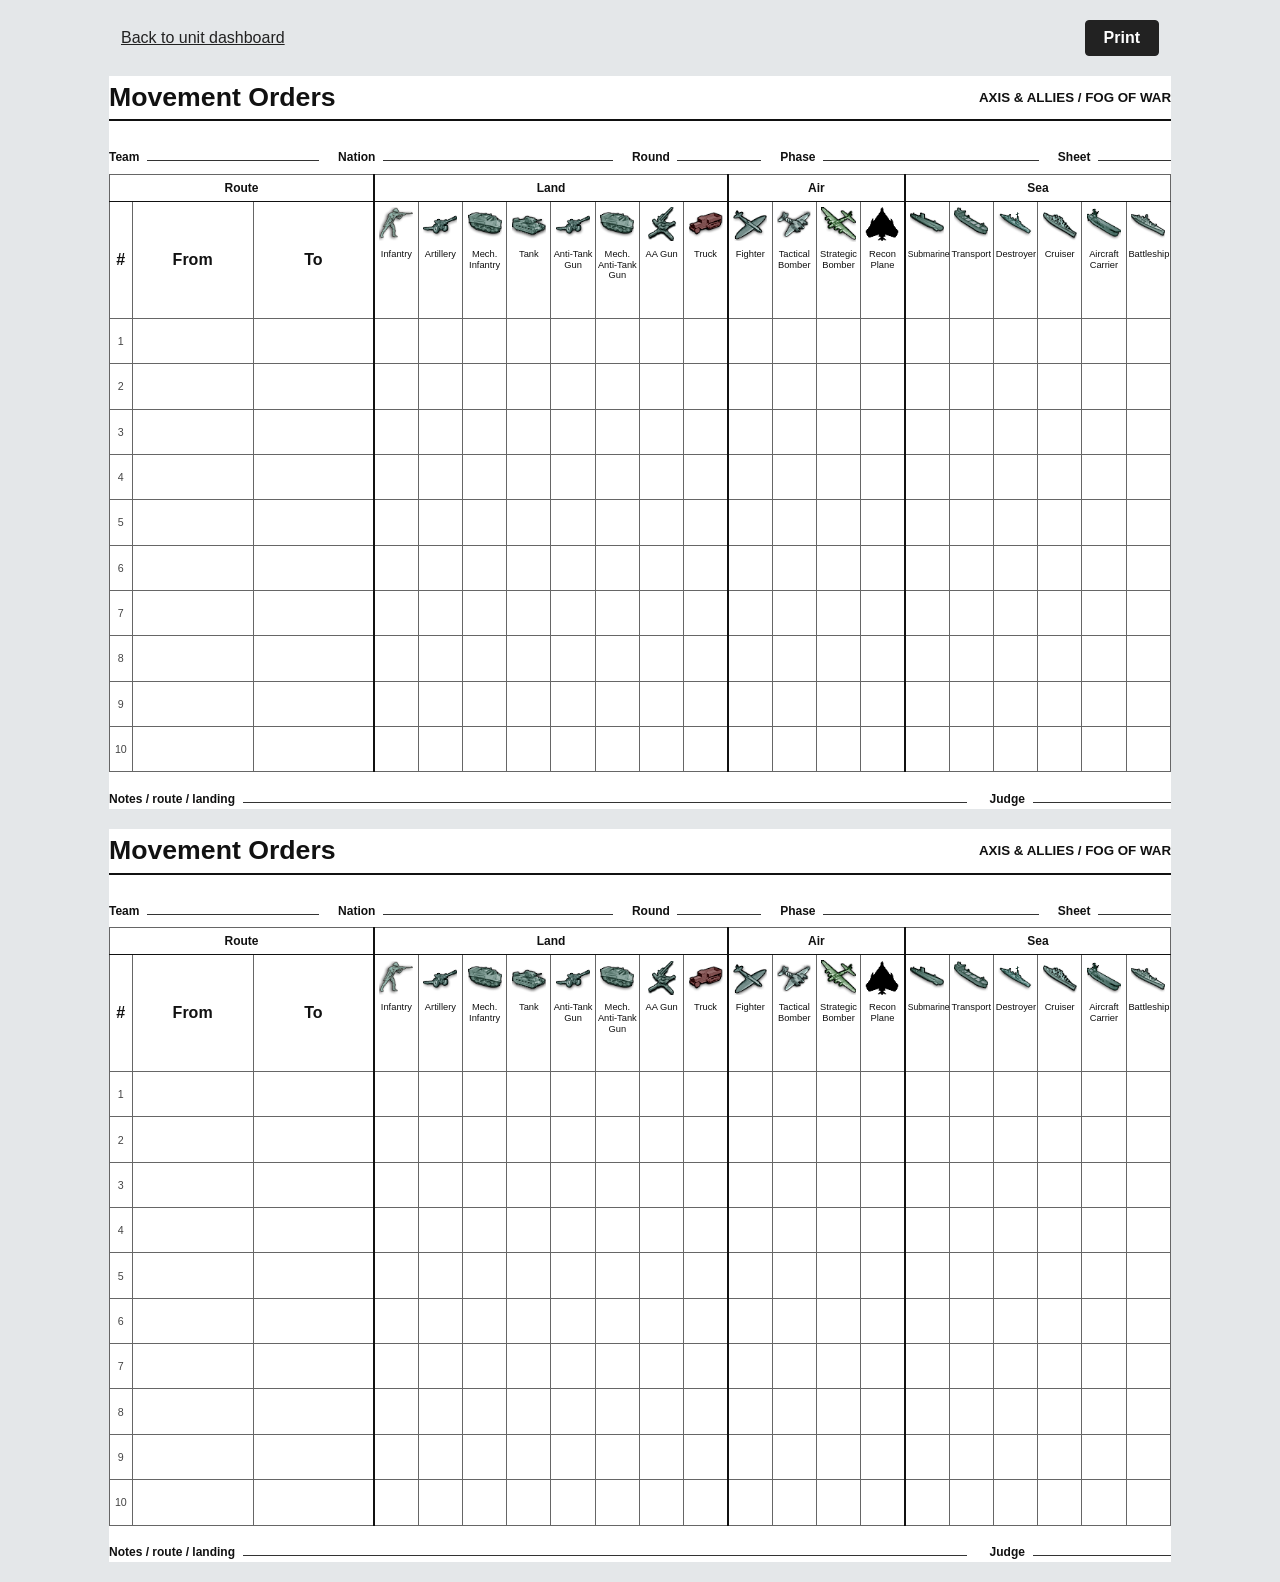
<file: docs/movement-orders.html>
<!doctype html>
<html lang="en">
<head>
  <meta charset="utf-8" />
  <meta name="viewport" content="width=device-width,initial-scale=1" />
  <title>Axis & Allies Movement Orders</title>
  <style>
    * { box-sizing: border-box; }
    body { margin: 0; color: #111; background: #e4e7e9; font-family: "Trebuchet MS", sans-serif; }
    .toolbar { display: flex; justify-content: space-between; align-items: center; gap: 16px; max-width: 281mm; margin: 20px auto; padding: 0 12px; }
    .toolbar a { color: #222; }
    .toolbar button { font: inherit; font-weight: bold; padding: 8px 18px; border: 1px solid #222; border-radius: 4px; color: #fff; background: #222; cursor: pointer; }
    .sheet-scroll { overflow-x: auto; padding: 0 12px 20px; }
    .sheet { width: 281mm; height: 194mm; margin: 0 auto; padding: 0; background: #fff; }
    .sheet + .sheet { margin-top: 20px; }
    .sheet-header { height: 12mm; display: flex; align-items: center; justify-content: space-between; border-bottom: 0.6mm solid #111; }
    h1 { margin: 0; font-size: 20pt; letter-spacing: 0; }
    .game-name { font-size: 10pt; font-weight: bold; }
    .metadata { height: 14mm; display: grid; grid-template-columns: 1.3fr 1.7fr 0.8fr 1.6fr 0.7fr; gap: 5mm; align-items: center; }
    .field { display: flex; align-items: baseline; gap: 2mm; font-size: 9pt; font-weight: bold; white-space: nowrap; }
    .blank { flex: 1; min-width: 0; height: 8mm; border-bottom: 0.3mm solid #333; }
    table { width: 100%; border-collapse: collapse; table-layout: fixed; border: 0.5mm solid #111; }
    col.order { width: 6mm; }
    col.zone { width: 32mm; }
    th, td { border: 0.25mm solid #666; padding: 0; text-align: center; }
    thead .groups { height: 7mm; font-size: 9pt; }
    .groups th { border-bottom: 0.5mm solid #111; }
    .unit-headings { height: 31mm; }
    .unit-headings th { padding: 1mm 0.5mm; vertical-align: top; font-size: 7pt; line-height: 1.15; font-weight: normal; overflow-wrap: normal; }
    .unit-headings img { display: block; width: 9mm; height: 10mm; margin: 0 auto 1.5mm; object-fit: contain; }
    .unit-headings .route-label { vertical-align: middle; font-size: 12pt; font-weight: bold; }
    tbody tr { height: 12mm; }
    tbody th { font-size: 8pt; font-weight: normal; color: #444; }
    tbody td { background: #fff; }
    .groups th:nth-child(n+2), .unit-headings th:nth-child(4), .unit-headings th:nth-child(12), .unit-headings th:nth-child(16), tbody td:nth-child(4), tbody td:nth-child(12), tbody td:nth-child(16) { border-left: 0.6mm solid #111; }
    .sheet-footer { height: 9mm; display: grid; grid-template-columns: 1fr 48mm; gap: 6mm; align-items: center; }
    @page { size: A4 landscape; margin: 8mm; }
    @media print {
      html, body { width: 281mm; margin: 0; background: #fff; }
      .toolbar { display: none; }
      .sheet-scroll { overflow: visible; padding: 0; }
      .sheet { margin: 0; break-inside: avoid; }
      .sheet + .sheet { margin: 0; break-before: page; }
      thead { display: table-header-group; }
      tr { break-inside: avoid; }
    }
  </style>
</head>
<body>
  <nav class="toolbar" aria-label="Movement sheet actions">
    <a href="units.html">Back to unit dashboard</a>
    <button type="button" onclick="window.print()">Print</button>
  </nav>
  <main class="sheet-scroll">
    <article class="sheet" aria-labelledby="sheetTitle">
      <header class="sheet-header">
        <h1 id="sheetTitle">Movement Orders</h1>
        <span class="game-name">AXIS &amp; ALLIES / FOG OF WAR</span>
      </header>
      <div class="metadata">
        <div class="field">Team<span class="blank"></span></div>
        <div class="field">Nation<span class="blank"></span></div>
        <div class="field">Round<span class="blank"></span></div>
        <div class="field">Phase<span class="blank"></span></div>
        <div class="field">Sheet<span class="blank"></span></div>
      </div>
      <table aria-label="Ten movement orders with origin, destination, and unit quantities">
        <colgroup><col class="order" /><col class="zone" /><col class="zone" /><col span="18" /></colgroup>
        <thead>
          <tr class="groups">
            <th colspan="3" scope="colgroup">Route</th>
            <th colspan="8" scope="colgroup">Land</th>
            <th colspan="4" scope="colgroup">Air</th>
            <th colspan="6" scope="colgroup">Sea</th>
          </tr>
          <tr class="unit-headings">
            <th scope="col" class="route-label">#</th>
            <th scope="col" class="route-label">From</th>
            <th scope="col" class="route-label">To</th>
            <th scope="col"><img src="images/infantry.png" alt="" />Infantry</th>
            <th scope="col"><img src="images/artillery.png" alt="" />Artillery</th>
            <th scope="col" aria-label="Mechanized Infantry"><img src="images/mechanizedInfantry.png" alt="" />Mech. Infantry</th>
            <th scope="col"><img src="images/tank.png" alt="" />Tank</th>
            <th scope="col"><img src="images/artillery.png" alt="" />Anti-Tank Gun</th>
            <th scope="col" aria-label="Mechanized Anti-Tank Gun"><img src="images/mechanizedInfantry.png" alt="" />Mech. Anti-Tank Gun</th>
            <th scope="col"><img src="images/aaGun.png" alt="" />AA Gun</th>
            <th scope="col"><img src="images/truck.png" alt="" />Truck</th>
            <th scope="col"><img src="images/fighter.png" alt="" />Fighter</th>
            <th scope="col"><img src="images/tacticalBomber.png" alt="" />Tactical Bomber</th>
            <th scope="col"><img src="images/strategicBomber.png" alt="" />Strategic Bomber</th>
            <th scope="col" aria-label="Reconnaissance Plane"><img src="images/reconnaissancePlane.png" alt="" />Recon Plane</th>
            <th scope="col"><img src="images/submarine.png" alt="" /><span style="font-size: 6.5pt">Submarine</span></th>
            <th scope="col"><img src="images/transport.png" alt="" />Transport</th>
            <th scope="col"><img src="images/destroyer.png" alt="" />Destroyer</th>
            <th scope="col"><img src="images/cruiser.png" alt="" />Cruiser</th>
            <th scope="col"><img src="images/aircraftCarrier.png" alt="" />Aircraft Carrier</th>
            <th scope="col"><img src="images/battleship.png" alt="" />Battleship</th>
          </tr>
        </thead>
        <tbody>
          <tr>
            <th scope="row">1</th><td></td><td></td>
            <td></td><td></td><td></td><td></td><td></td><td></td><td></td><td></td>
            <td></td><td></td><td></td><td></td>
            <td></td><td></td><td></td><td></td><td></td><td></td>
          </tr>
          <tr>
            <th scope="row">2</th><td></td><td></td>
            <td></td><td></td><td></td><td></td><td></td><td></td><td></td><td></td>
            <td></td><td></td><td></td><td></td>
            <td></td><td></td><td></td><td></td><td></td><td></td>
          </tr>
          <tr><th scope="row">3</th><td></td><td></td><td></td><td></td><td></td><td></td><td></td><td></td><td></td><td></td><td></td><td></td><td></td><td></td><td></td><td></td><td></td><td></td><td></td><td></td></tr>
          <tr><th scope="row">4</th><td></td><td></td><td></td><td></td><td></td><td></td><td></td><td></td><td></td><td></td><td></td><td></td><td></td><td></td><td></td><td></td><td></td><td></td><td></td><td></td></tr>
          <tr><th scope="row">5</th><td></td><td></td><td></td><td></td><td></td><td></td><td></td><td></td><td></td><td></td><td></td><td></td><td></td><td></td><td></td><td></td><td></td><td></td><td></td><td></td></tr>
          <tr><th scope="row">6</th><td></td><td></td><td></td><td></td><td></td><td></td><td></td><td></td><td></td><td></td><td></td><td></td><td></td><td></td><td></td><td></td><td></td><td></td><td></td><td></td></tr>
          <tr><th scope="row">7</th><td></td><td></td><td></td><td></td><td></td><td></td><td></td><td></td><td></td><td></td><td></td><td></td><td></td><td></td><td></td><td></td><td></td><td></td><td></td><td></td></tr>
          <tr><th scope="row">8</th><td></td><td></td><td></td><td></td><td></td><td></td><td></td><td></td><td></td><td></td><td></td><td></td><td></td><td></td><td></td><td></td><td></td><td></td><td></td><td></td></tr>
          <tr><th scope="row">9</th><td></td><td></td><td></td><td></td><td></td><td></td><td></td><td></td><td></td><td></td><td></td><td></td><td></td><td></td><td></td><td></td><td></td><td></td><td></td><td></td></tr>
          <tr><th scope="row">10</th><td></td><td></td><td></td><td></td><td></td><td></td><td></td><td></td><td></td><td></td><td></td><td></td><td></td><td></td><td></td><td></td><td></td><td></td><td></td><td></td></tr>
        </tbody>
      </table>
      <footer class="sheet-footer">
        <div class="field">Notes / route / landing<span class="blank"></span></div>
        <div class="field">Judge<span class="blank"></span></div>
      </footer>
    </article>
  </main>
  <script>
    const sheet = document.querySelector(".sheet");
    const reverseSheet = sheet.cloneNode(true);
    reverseSheet.querySelector("h1").id = "reverseSheetTitle";
    reverseSheet.setAttribute("aria-labelledby", "reverseSheetTitle");
    sheet.after(reverseSheet);
  </script>
</body>
</html>
</file>
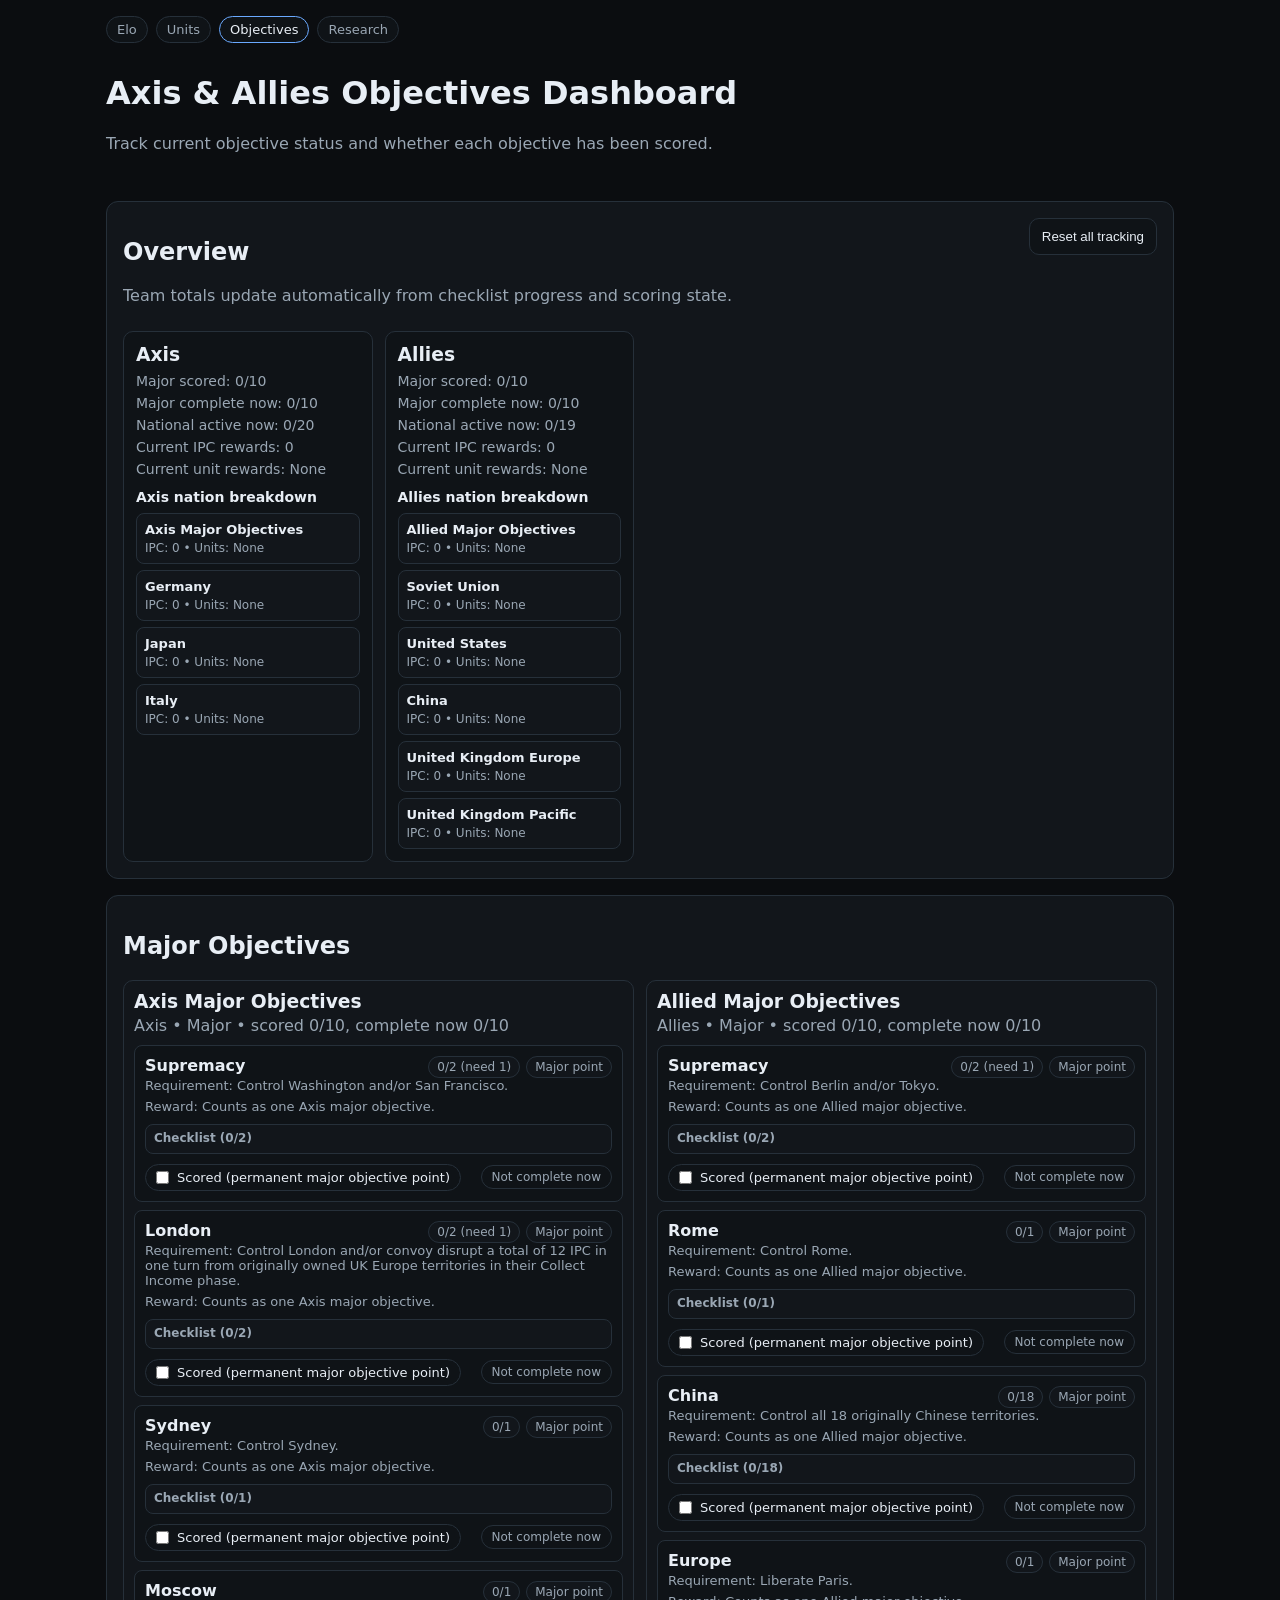
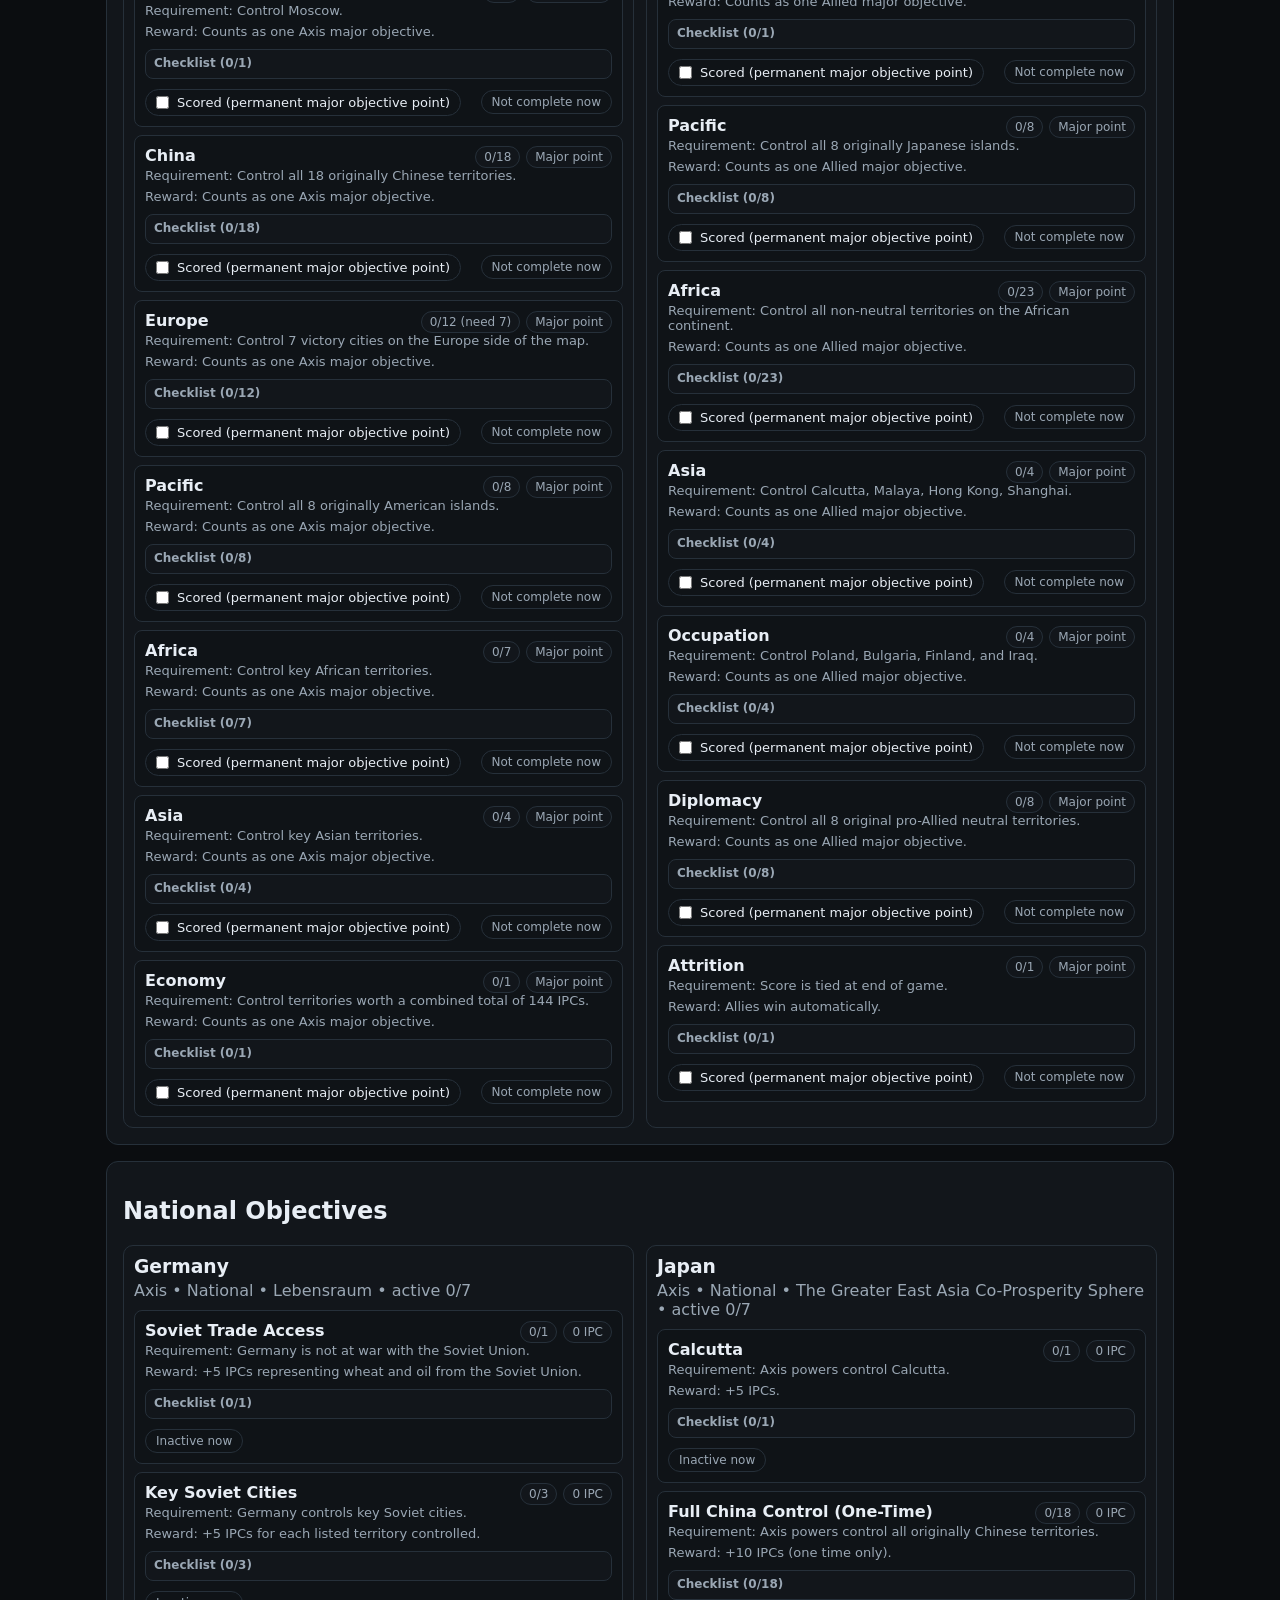
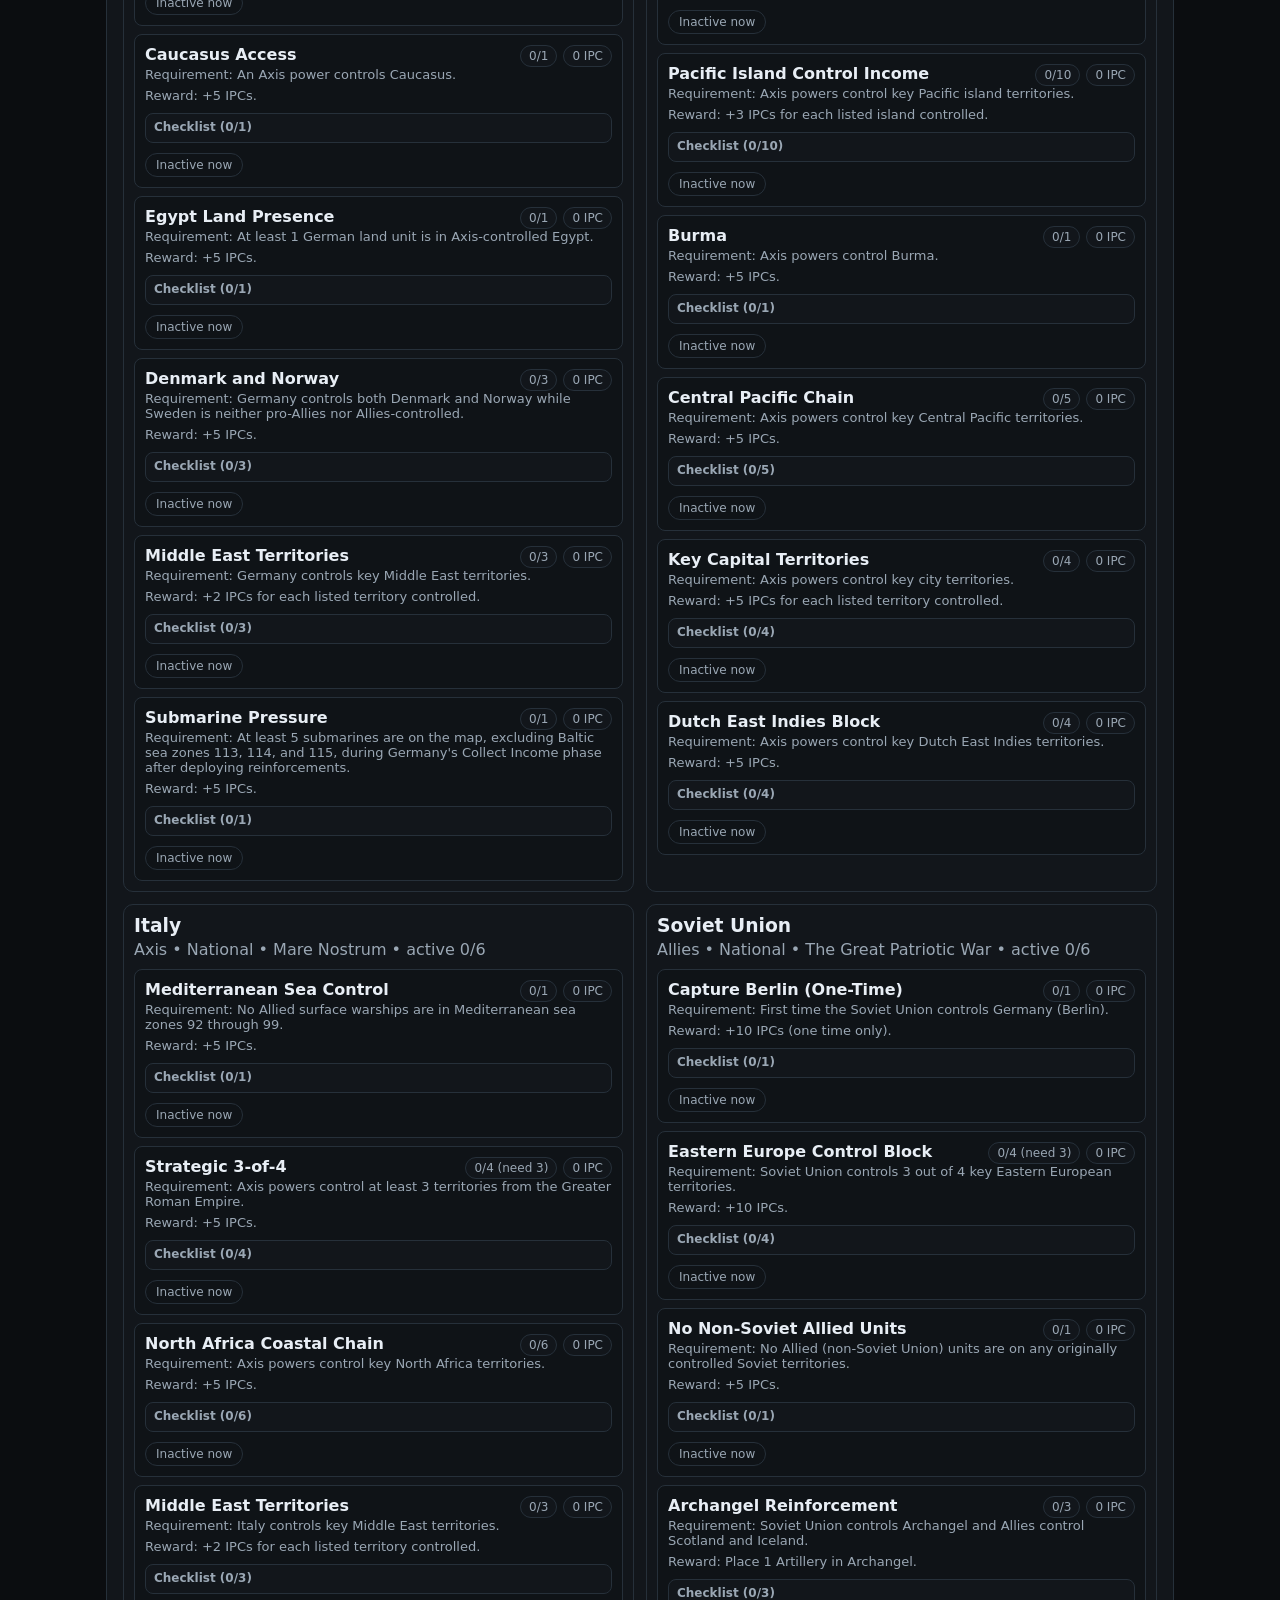
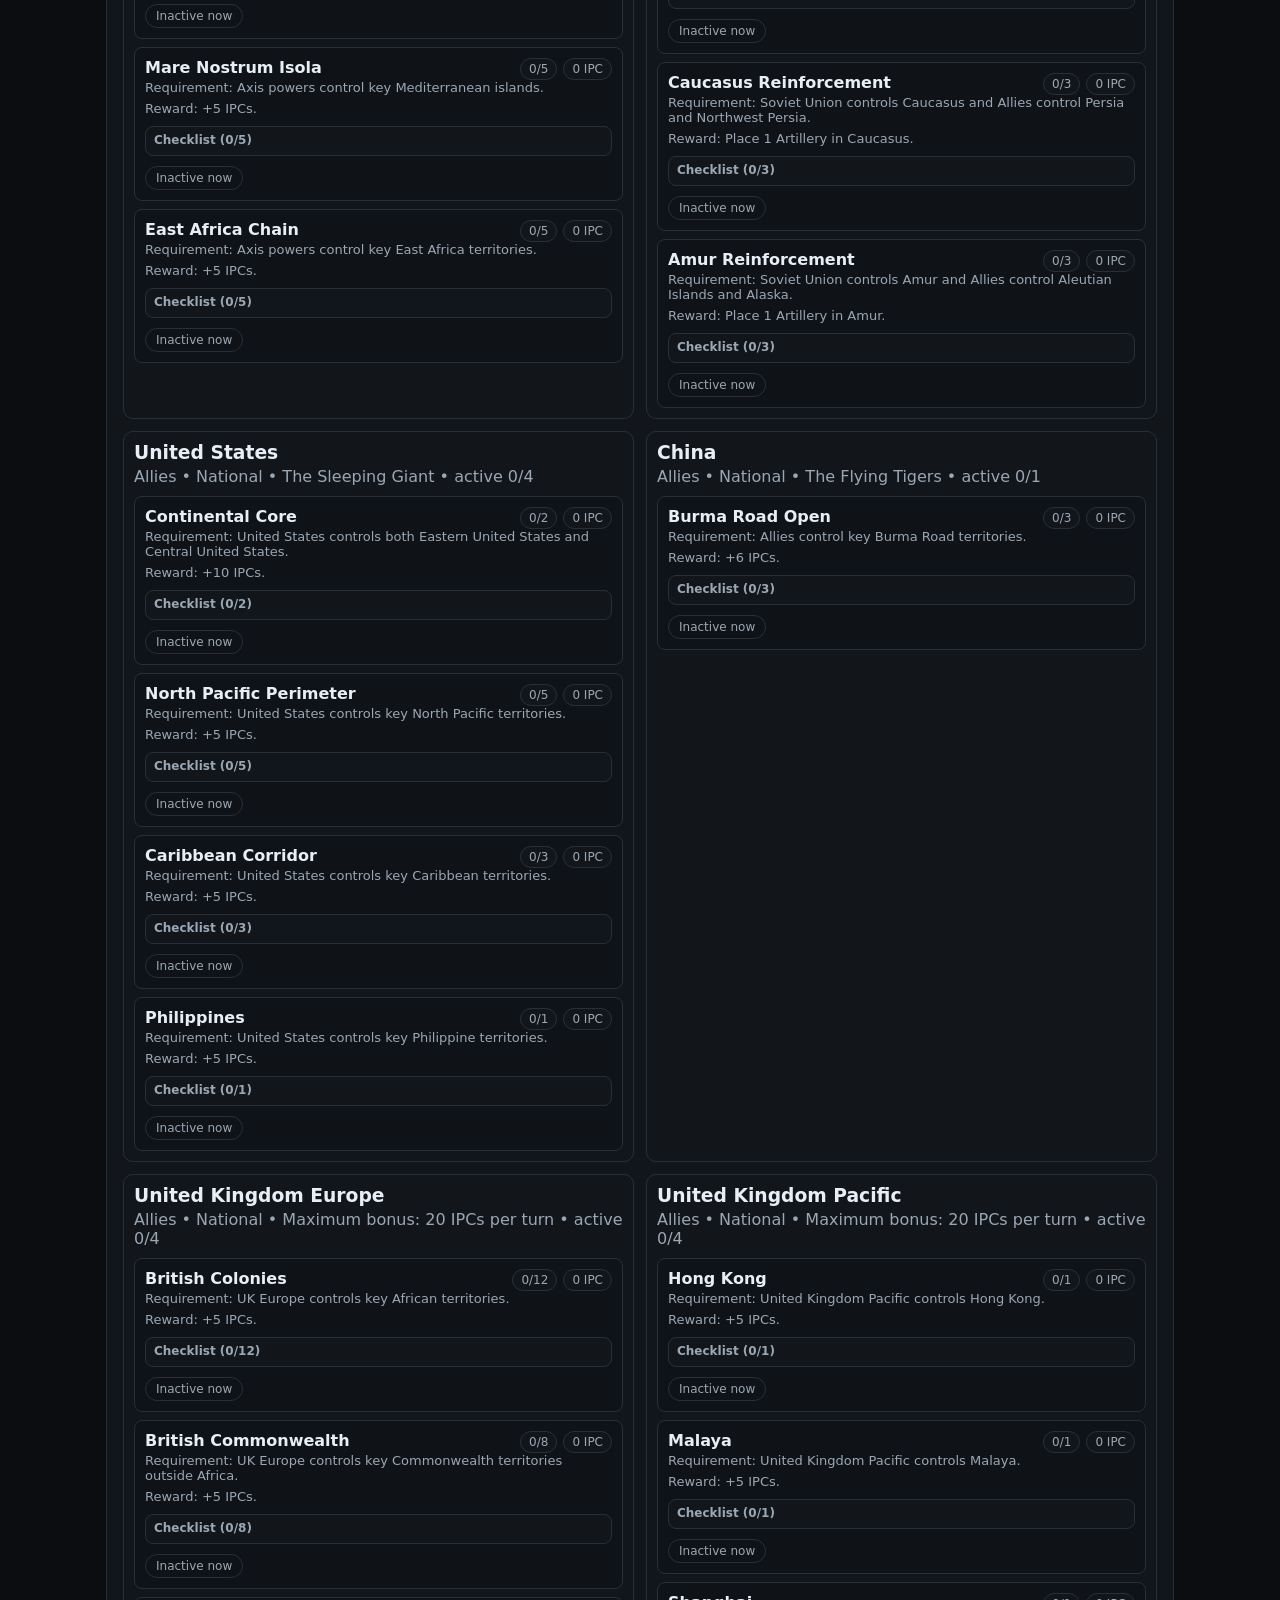
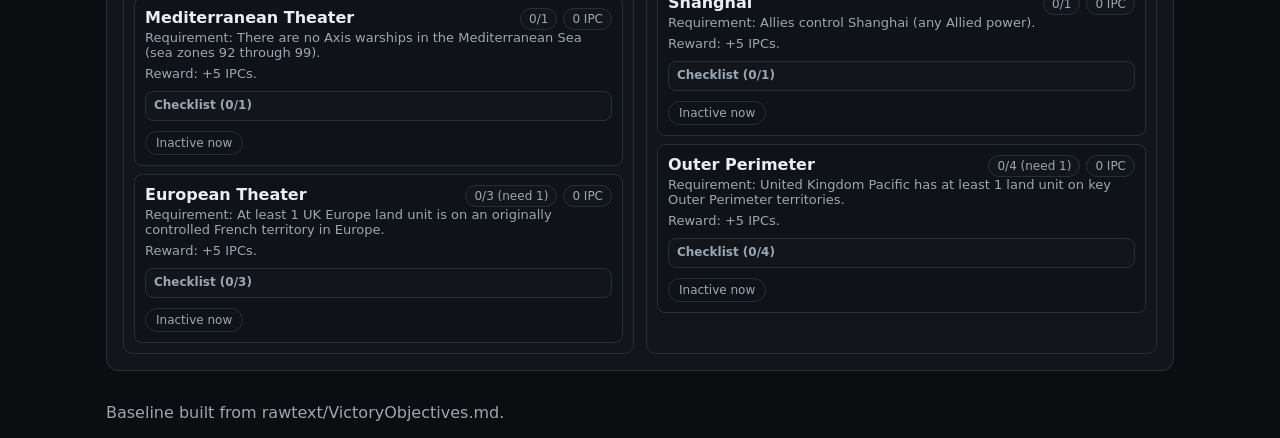
<file: docs/objectives.html>
<!doctype html>
<html lang="en">
<head>
  <meta charset="utf-8" />
  <meta name="viewport" content="width=device-width,initial-scale=1" />
  <title>Axis & Allies Objectives Dashboard</title>
  <link rel="stylesheet" href="styles.css" />
</head>
<body>
  <header class="container">
    <nav class="top-nav" aria-label="Main navigation">
      <a href="index.html">Elo</a>
      <a href="units.html">Units</a>
      <a href="objectives.html" class="active">Objectives</a>
      <a href="research.html">Research</a>
    </nav>
    <h1>Axis & Allies Objectives Dashboard</h1>
    <p class="muted">Track current objective status and whether each objective has been scored.</p>
  </header>

  <main class="container objectives-layout">
    <section class="card objectives-full">
      <div class="row objectives-toolbar">
        <div>
          <h2>Overview</h2>
          <p class="muted">Team totals update automatically from checklist progress and scoring state.</p>
        </div>
        <button id="resetObjectives" class="button" type="button">Reset all tracking</button>
      </div>
      <div id="teamOverview" class="objectives-overview"></div>
    </section>

    <section class="card objectives-full" aria-label="Major objective groups">
      <h2>Major Objectives</h2>
      <div id="majorObjectivesGrid" class="objective-flat-grid"></div>
    </section>

    <section class="card objectives-full" aria-label="National objective groups">
      <h2>National Objectives</h2>
      <div id="nationalObjectivesGrid" class="objective-flat-grid"></div>
    </section>
  </main>

  <footer class="container muted">
    Baseline built from rawtext/VictoryObjectives.md.
  </footer>

  <script src="objectives.js"></script>
</body>
</html>
</file>
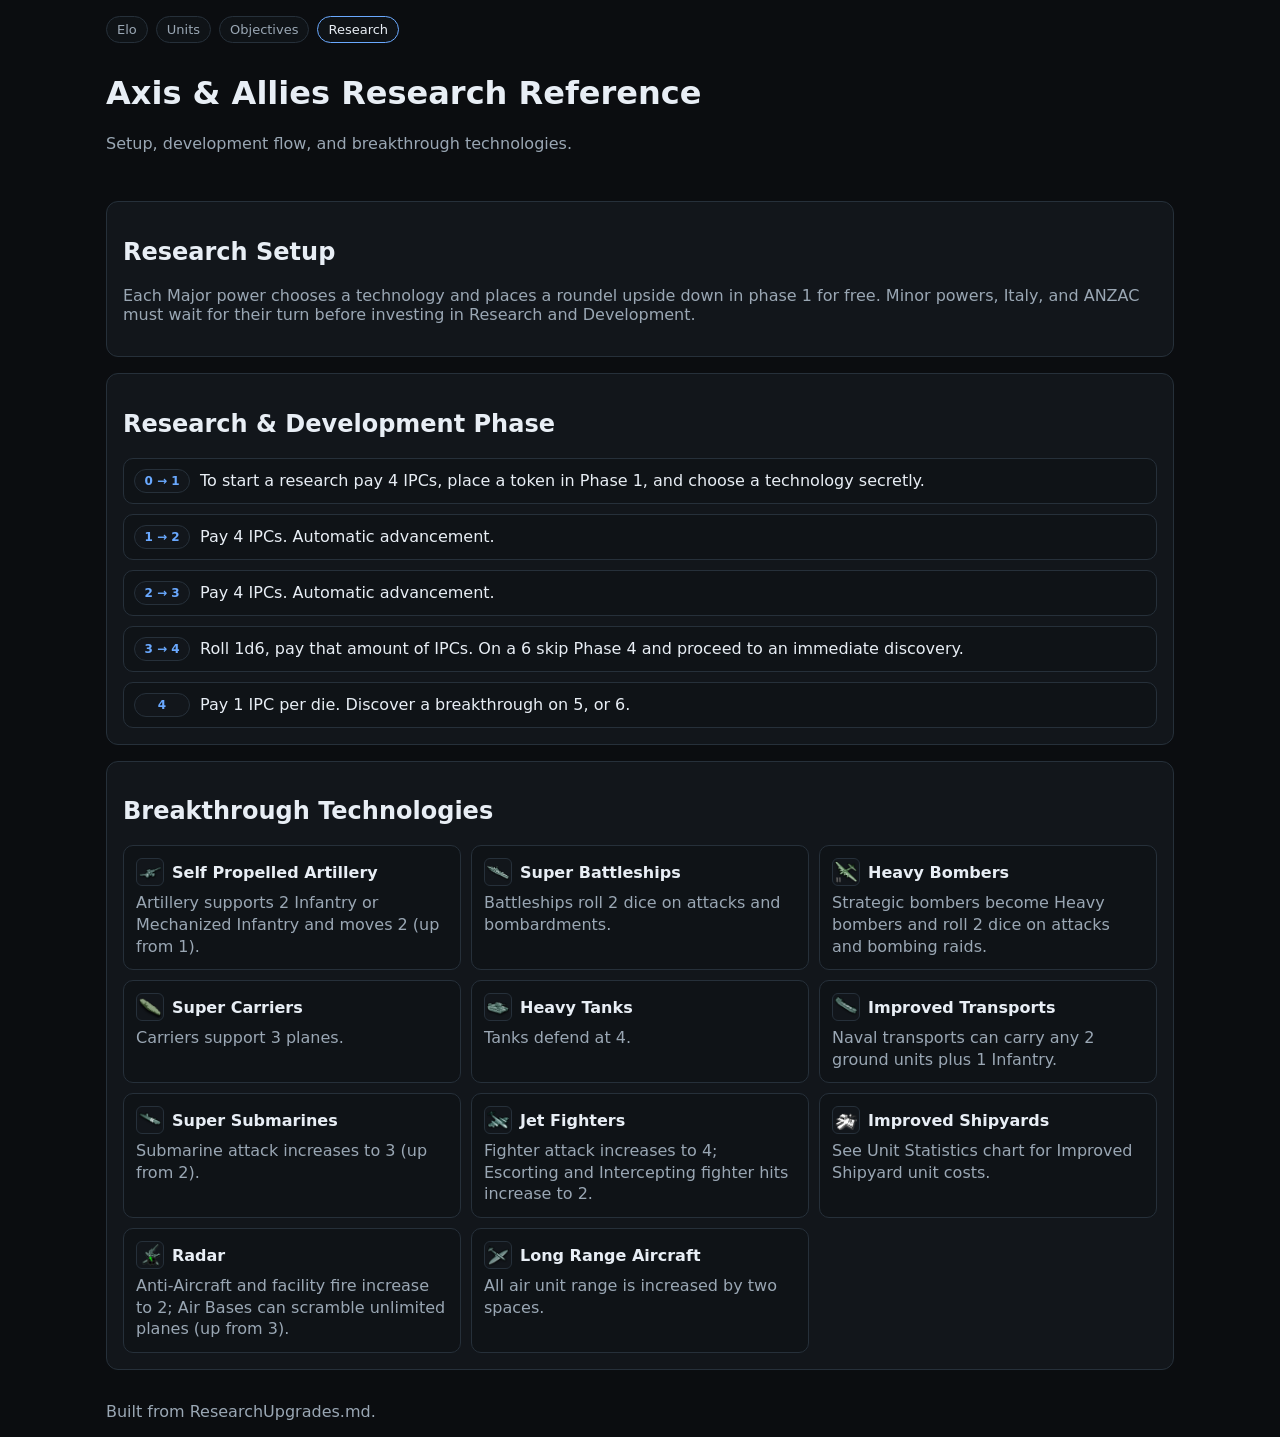
<file: docs/research.html>
<!doctype html>
<html lang="en">
<head>
  <meta charset="utf-8" />
  <meta name="viewport" content="width=device-width,initial-scale=1" />
  <title>Axis & Allies Research Reference</title>
  <link rel="stylesheet" href="styles.css" />
</head>
<body>
  <header class="container">
    <nav class="top-nav" aria-label="Main navigation">
      <a href="index.html">Elo</a>
      <a href="units.html">Units</a>
      <a href="objectives.html">Objectives</a>
      <a href="research.html" class="active">Research</a>
    </nav>
    <h1>Axis & Allies Research Reference</h1>
    <p class="muted">Setup, development flow, and breakthrough technologies.</p>
  </header>

  <main class="container research-layout">
    <section class="card research-full">
      <h2>Research Setup</h2>
      <p id="researchSetup" class="muted"></p>
    </section>

    <section class="card research-full">
      <h2>Research & Development Phase</h2>
      <div id="researchFlow" class="research-flow"></div>
    </section>

    <section class="card research-full">
      <h2>Breakthrough Technologies</h2>
      <div id="breakthroughCards" class="research-cards"></div>
    </section>
  </main>

  <footer class="container muted">
    Built from ResearchUpgrades.md.
  </footer>

  <script src="research.js"></script>
</body>
</html>
</file>
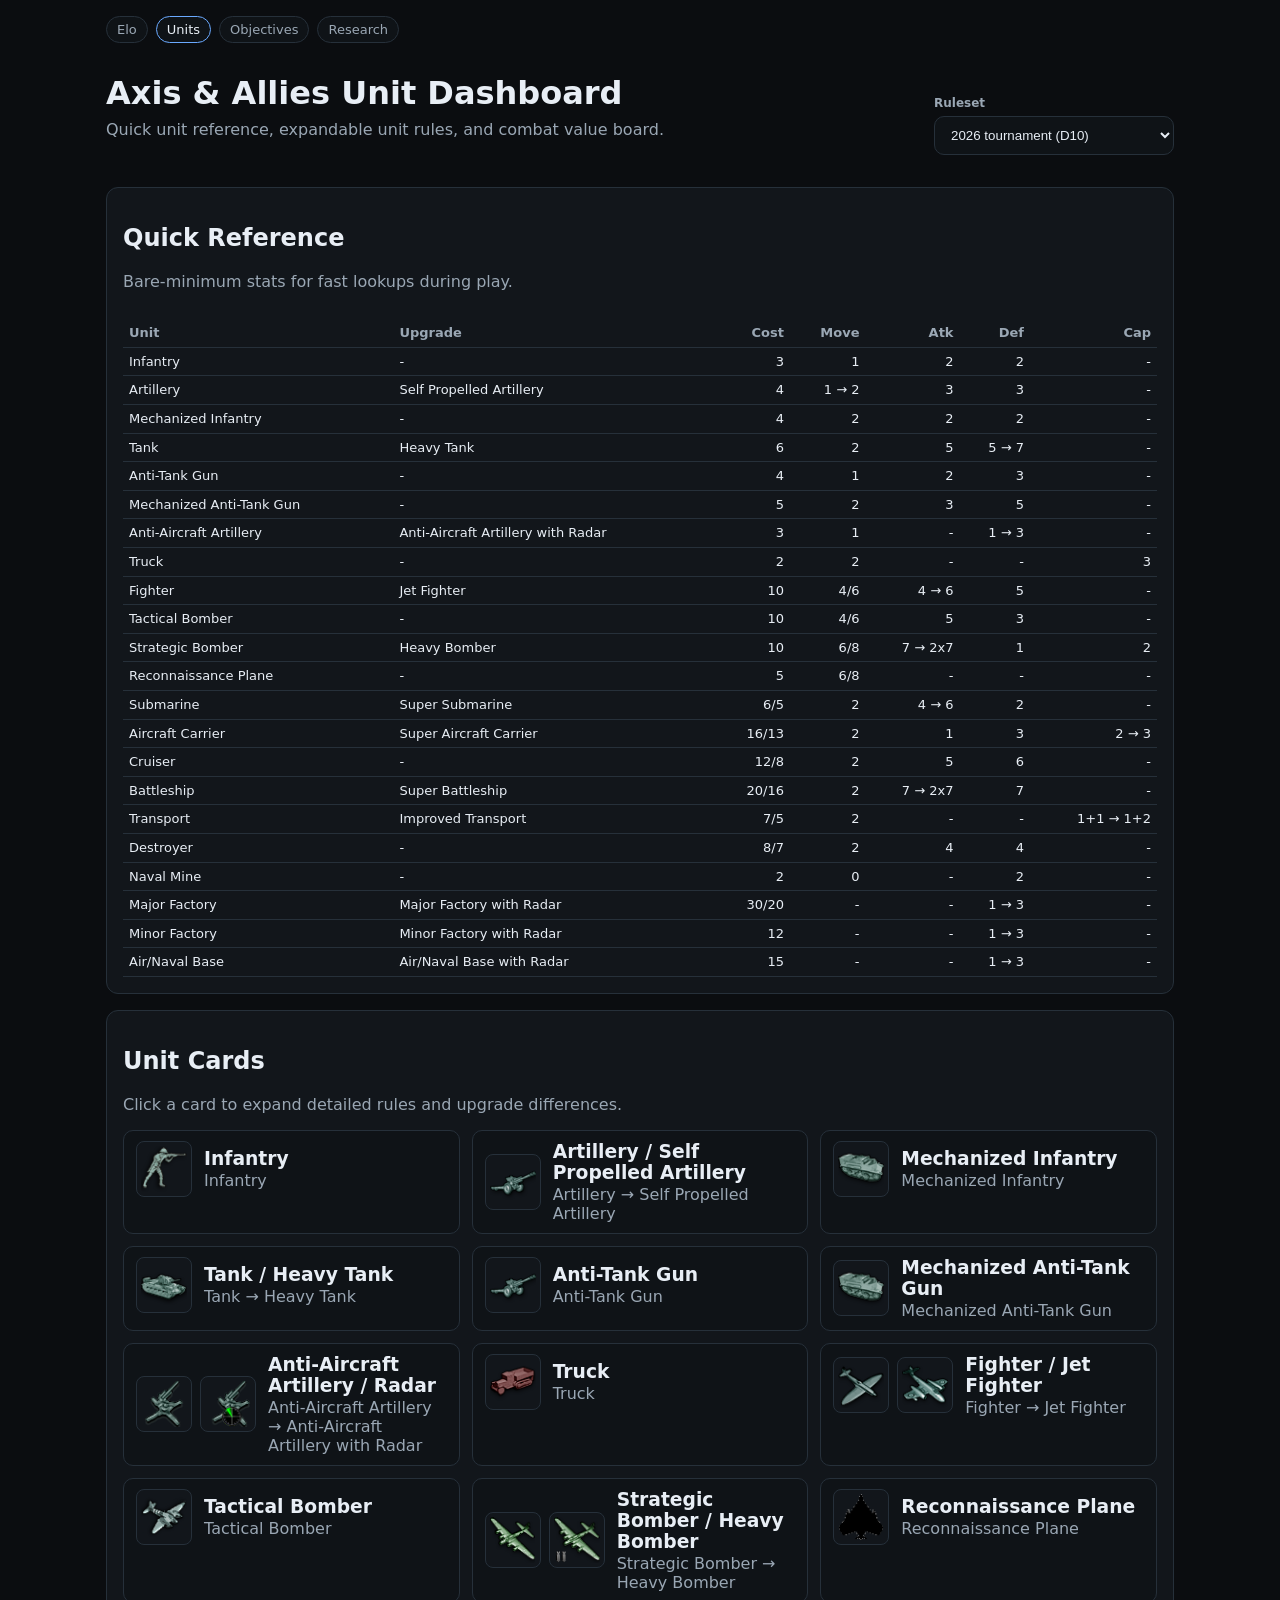
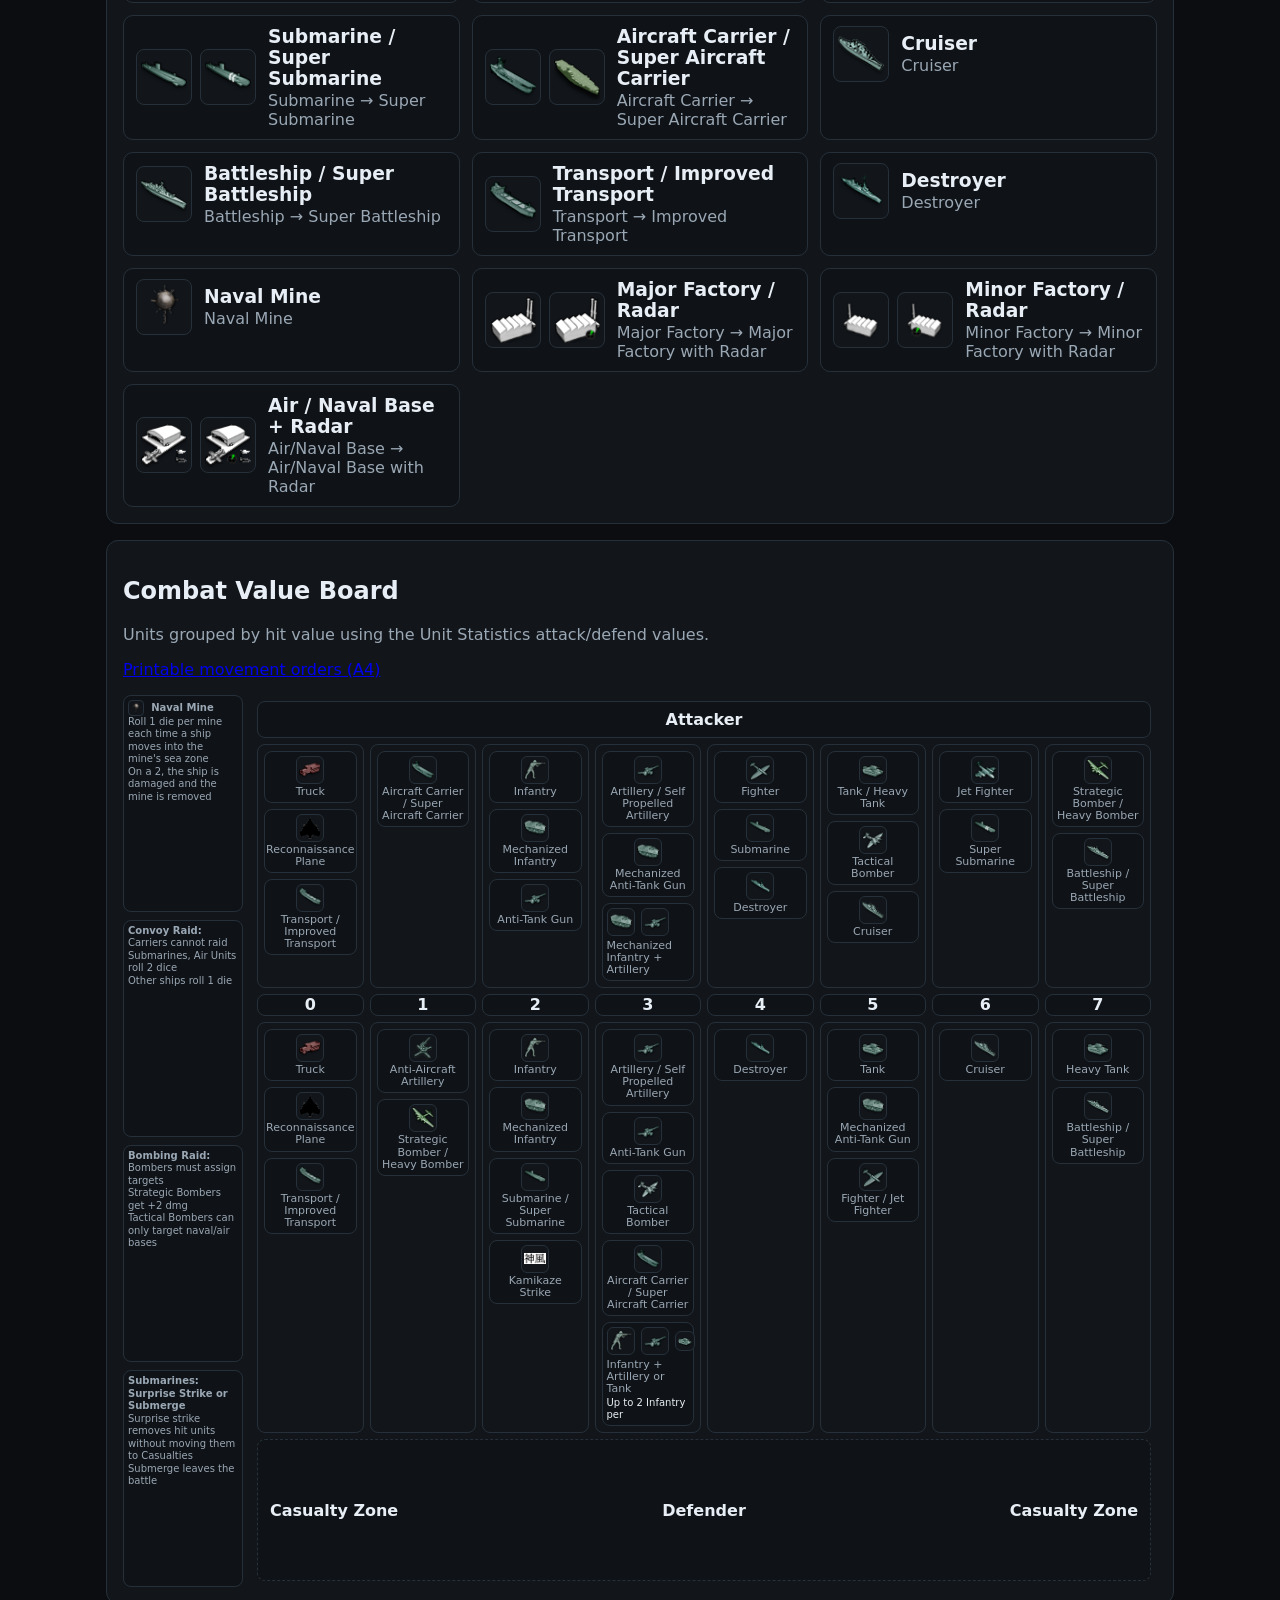
<file: docs/units.html>
<!doctype html>
<html lang="en">
<head>
  <meta charset="utf-8" />
  <meta name="viewport" content="width=device-width,initial-scale=1" />
  <title>Axis & Allies Unit Dashboard</title>
  <link rel="stylesheet" href="styles.css" />
</head>
<body>
  <header class="container">
    <nav class="top-nav" aria-label="Main navigation">
      <a href="index.html">Elo</a>
      <a href="units.html" class="active">Units</a>
      <a href="objectives.html">Objectives</a>
      <a href="research.html">Research</a>
    </nav>
    <div class="units-header-row">
      <div>
        <h1>Axis & Allies Unit Dashboard</h1>
        <p class="muted">Quick unit reference, expandable unit rules, and combat value board.</p>
      </div>
      <label class="ruleset-picker" for="rulesetSelect">
        <span>Ruleset</span>
        <select id="rulesetSelect" class="select">
          <option value="2026" selected>2026 tournament (D10)</option>
          <option value="previous">Previous tournament (D6)</option>
        </select>
      </label>
    </div>
  </header>

  <main class="container units-layout">
    <section class="card units-full">
      <h2>Quick Reference</h2>
      <p class="muted">Bare-minimum stats for fast lookups during play.</p>
      <div class="units-table-wrap">
        <table id="unitQuickTable" class="table quick-table">
          <thead>
            <tr>
              <th>Unit</th>
              <th>Upgrade</th>
              <th class="num">Cost</th>
              <th class="num">Move</th>
              <th class="num">Atk</th>
              <th class="num">Def</th>
              <th class="num">Cap</th>
            </tr>
          </thead>
          <tbody></tbody>
        </table>
      </div>
    </section>

    <section class="card units-full">
      <h2>Unit Cards</h2>
      <p class="muted">Click a card to expand detailed rules and upgrade differences.</p>
      <div id="unitCards" class="unit-cards"></div>
    </section>

    <section class="card units-full">
      <h2>Combat Value Board</h2>
      <p class="muted">Units grouped by hit value using the Unit Statistics attack/defend values.</p>
      <p><a href="movement-orders.html">Printable movement orders (A4)</a></p>
      <div class="combat-board-wrap">
        <div class="combat-board-layout">
          <div id="combatSideInfo" class="combat-side-info">
            <div class="combat-side-note">
              <div class="combat-side-note-text">
                <img class="side-note-unit-image" src="images/navalMine.png" alt="Naval Mine" />
                <b>Naval Mine</b><br>
                Roll 1 die per mine each time a ship moves into the mine's sea zone<br>
                On a 1, the ship is damaged and the mine is removed
              </div>
            </div>
            <div class="combat-side-note">
              <div class="combat-side-note-text">
                <b>Convoy Raid:</b><br>
                Carriers cannot raid<br>
                Submarines, Air Units roll 2 dice<br>
                Other ships roll 1 die
              </div>
            </div>
            <div class="combat-side-note">
              <div class="combat-side-note-text">
                <b>Bombing Raid:</b><br>
                Bombers must assign targets<br>
                Strategic Bombers get +2 dmg<br>
                Tactical Bombers can only target naval/air bases
              </div>
            </div>
            <div class="combat-side-note">
              <div class="combat-side-note-text">
                <b>Submarines: Surprise Strike or Submerge</b><br>
                Surprise strike remove hit unit without moving to Casualties<br>
                Submerge leaves the battle
              </div>
            </div>
          </div>

          <table id="combatBoard" class="combat-board-5x5"><tbody></tbody></table>
        </div>
      </div>
    </section>
  </main>

  <script src="units.js"></script>
</body>
</html>
</file>
<file: docs/styles.css>
:root {
  --bg: #0b0d10;
  --card: #12161b;
  --text: #e8eef5;
  --muted: #9aa7b4;
  --border: #26303a;
  --accent: #6aa9ff;
}

* { box-sizing: border-box; }
body {
  margin: 0;
  font-family: system-ui, -apple-system, Segoe UI, Roboto, sans-serif;
  background: var(--bg);
  color: var(--text);
}

.container { max-width: 1100px; margin: 0 auto; padding: 16px; }

.top-nav {
  display: inline-flex;
  gap: 8px;
  margin-bottom: 10px;
}

.top-nav a {
  color: var(--muted);
  text-decoration: none;
  border: 1px solid var(--border);
  background: #0f1317;
  border-radius: 999px;
  padding: 6px 10px;
  font-size: 13px;
  line-height: 1;
}

.top-nav a:hover {
  color: var(--text);
  border-color: var(--accent);
}

.top-nav a.active {
  color: var(--text);
  border-color: var(--accent);
}

.grid { display: grid; gap: 16px; grid-template-columns: 2fr 1fr; }
.full { grid-column: 1 / -1; }

.card {
  background: var(--card);
  border: 1px solid var(--border);
  border-radius: 12px;
  padding: 16px;
}

.muted { color: var(--muted); }
.row { display: flex; gap: 12px; align-items: center; justify-content: space-between; }

.input, .select {
  width: 100%;
  padding: 10px 12px;
  border-radius: 10px;
  border: 1px solid var(--border);
  background: #0f1317;
  color: var(--text);
  outline: none;
}

.table { width: 100%; border-collapse: collapse; margin-top: 12px; }
.table th, .table td { padding: 10px 8px; border-bottom: 1px solid var(--border); }
.table th { text-align: left; color: var(--muted); font-weight: 600; }
.table .num { text-align: right; font-variant-numeric: tabular-nums; }

.pre {
  background: #0f1317;
  border: 1px solid var(--border);
  border-radius: 10px;
  padding: 12px;
  overflow: auto;
}

.stats { display: flex; gap: 12px; flex-wrap: wrap; margin: 12px 0; }
.stat {
  border: 1px solid var(--border);
  border-radius: 10px;
  padding: 10px 12px;
  min-width: 120px;
  background: #0f1317;
}
.stat .k { color: var(--muted); font-size: 12px; }
.stat .v { font-size: 18px; font-variant-numeric: tabular-nums; }

.matchList { display: grid; gap: 10px; }
.match {
  border: 1px solid var(--border);
  border-radius: 10px;
  padding: 10px 12px;
  background: #0f1317;
}
.match .top { display: flex; justify-content: space-between; gap: 12px; }
.match .small { color: var(--muted); font-size: 12px; margin-top: 4px; }

.button {
  padding: 10px 12px;
  border-radius: 10px;
  border: 1px solid var(--border);
  background: #0f1317;
  color: var(--text);
  cursor: pointer;
}

.button:hover {
  border-color: var(--accent);
}

@media (max-width: 900px) {
  .grid { grid-template-columns: 1fr; }
}

.units-layout {
  display: grid;
  grid-template-columns: 1fr;
  gap: 16px;
}

.units-header-row {
  display: flex;
  align-items: flex-end;
  justify-content: space-between;
  gap: 20px;
}

.units-header-row h1 {
  margin-bottom: 8px;
}

.units-header-row p {
  margin-top: 0;
}

.ruleset-picker {
  display: grid;
  gap: 6px;
  min-width: 240px;
  color: var(--muted);
  font-size: 12px;
  font-weight: 600;
}

.objectives-layout {
  display: grid;
  grid-template-columns: 1fr;
  gap: 16px;
}

.objectives-full {
  width: 100%;
}

.objectives-toolbar {
  gap: 16px;
  align-items: flex-start;
}

.objectives-overview {
  display: grid;
  grid-template-columns: repeat(auto-fill, minmax(240px, 1fr));
  gap: 12px;
  margin-top: 10px;
}

.objective-overview-card {
  border: 1px solid var(--border);
  border-radius: 10px;
  padding: 12px;
  background: #0f1317;
}

.objective-overview-card h3 {
  margin: 0 0 8px;
}

.objective-overview-stats {
  display: grid;
  gap: 6px;
  color: var(--muted);
  font-size: 14px;
}

.objective-overview-subtitle {
  margin: 12px 0 8px;
  font-size: 14px;
}

.objective-overview-nations {
  display: grid;
  gap: 6px;
}

.objective-overview-nation {
  border: 1px solid var(--border);
  border-radius: 8px;
  background: var(--card);
  padding: 8px;
  display: grid;
  gap: 4px;
}

.objective-overview-nation-name {
  font-weight: 600;
  font-size: 13px;
}

.objective-overview-nation-reward {
  color: var(--muted);
  font-size: 12px;
}

.objective-flat-grid {
  display: grid;
  grid-template-columns: repeat(auto-fill, minmax(380px, 1fr));
  gap: 12px;
}

.objective-group-card {
  border: 1px solid var(--border);
  border-radius: 10px;
  background: var(--card);
  padding: 10px;
}

.objective-group-header h3 {
  margin: 0 0 4px;
}

.objective-group-header p {
  margin: 0;
}

.objective-group-list {
  display: grid;
  gap: 8px;
  margin-top: 10px;
}

.objective-item {
  border: 1px solid var(--border);
  border-radius: 8px;
  background: #0f1317;
  padding: 10px;
}

.objective-header {
  display: flex;
  justify-content: space-between;
  align-items: flex-start;
  gap: 8px;
  flex-wrap: wrap;
}

.objective-item-title {
  margin: 0;
}

.objective-header-summary {
  display: flex;
  flex-wrap: wrap;
  gap: 6px;
}

.objective-summary-chip {
  border: 1px solid var(--border);
  border-radius: 999px;
  padding: 3px 8px;
  font-size: 12px;
  color: var(--muted);
  background: var(--card);
}

.objective-item-meta {
  display: grid;
  gap: 6px;
  color: var(--muted);
  font-size: 13px;
}

.objective-item-meta p {
  margin: 0;
}

.objective-progress {
  margin-top: 8px;
  color: var(--muted);
  font-size: 12px;
}

.objective-parts {
  margin-top: 10px;
  display: grid;
  gap: 6px;
  grid-template-columns: repeat(2, minmax(0, 1fr));
}

.objective-checklist {
  margin-top: 10px;
  border: 1px solid var(--border);
  border-radius: 8px;
  background: var(--card);
  padding: 6px 8px 8px;
}

.objective-checklist-summary {
  cursor: pointer;
  list-style: none;
  font-size: 12px;
  color: var(--muted);
  font-weight: 600;
}

.objective-checklist-summary::-webkit-details-marker {
  display: none;
}

.objective-checkbox {
  display: inline-flex;
  align-items: center;
  gap: 8px;
  border: 1px solid var(--border);
  border-radius: 999px;
  padding: 5px 10px;
  background: #0f1317;
  font-size: 13px;
  min-width: 0;
}

.objective-checkbox input {
  margin: 0;
}

.objective-footer {
  margin-top: 10px;
  display: flex;
  gap: 8px;
  justify-content: space-between;
  align-items: center;
  flex-wrap: wrap;
}

.objective-status-chip {
  border: 1px solid var(--border);
  border-radius: 999px;
  padding: 4px 10px;
  font-size: 12px;
  color: var(--muted);
  background: #0f1317;
}

@media (max-width: 1100px) {
  .objective-flat-grid {
    grid-template-columns: 1fr;
  }
}

@media (max-width: 700px) {
  .objective-parts {
    grid-template-columns: 1fr;
  }
}

.units-full {
  width: 100%;
  min-width: 0;
}

.units-table-wrap,
.combat-board-wrap {
  width: 100%;
  min-width: 0;
  overflow-x: auto;
}

.quick-table th,
.quick-table td {
  padding: 6px 6px;
  font-size: 13px;
  line-height: 1.2;
}

.unit-cards {
  display: grid;
  grid-template-columns: repeat(auto-fill, minmax(330px, 1fr));
  gap: 12px;
}

.unit-card {
  border: 1px solid var(--border);
  border-radius: 10px;
  background: #0f1317;
}

.unit-card-summary {
  display: grid;
  grid-template-columns: auto 1fr;
  align-items: center;
  gap: 12px;
  list-style: none;
  cursor: pointer;
  padding: 10px 12px;
}

.unit-card-summary::-webkit-details-marker {
  display: none;
}

.unit-card-images {
  display: flex;
  gap: 8px;
}

.unit-image {
  width: 56px;
  height: 56px;
  object-fit: contain;
  border: 1px solid var(--border);
  border-radius: 8px;
  background: var(--card);
  padding: 4px;
}

.unit-card-title h3 {
  margin: 0 0 2px;
}

.unit-card-title p {
  margin: 0;
}

.unit-card-body {
  border-top: 1px solid var(--border);
  padding: 12px;
}

.unit-profile-grid {
  display: grid;
  grid-template-columns: repeat(auto-fit, minmax(220px, 1fr));
  gap: 10px;
}

.unit-profile {
  border: 1px solid var(--border);
  border-radius: 10px;
  background: var(--card);
  padding: 10px;
}

.unit-profile h4 {
  margin: 0 0 8px;
}

.unit-stats {
  display: grid;
  grid-template-columns: repeat(5, minmax(0, 1fr));
  gap: 8px;
}

.unit-stat {
  border: 1px solid var(--border);
  border-radius: 8px;
  background: #0f1317;
  padding: 6px;
}

.unit-stat-k {
  color: var(--muted);
  font-size: 11px;
}

.unit-stat-v {
  font-size: 14px;
  font-variant-numeric: tabular-nums;
}

.unit-stat-v.diff {
  color: var(--accent);
  font-weight: 700;
}

.unit-rules {
  margin: 8px 0 0;
  padding-left: 18px;
  display: grid;
  gap: 6px;
}

.combat-board-5x5 {
  width: 100%;
  min-width: 0;
  border-collapse: separate;
  border-spacing: 6px;
  table-layout: fixed;
}

.combat-board-layout {
  display: grid;
  grid-template-columns: 120px 1fr;
  gap: 8px;
  align-items: stretch;
}

.combat-side-info {
  display: grid;
  grid-template-rows: repeat(4, minmax(0, 1fr));
  gap: 8px;
}

.combat-side-note {
  border: 1px solid var(--border);
  border-radius: 8px;
  background: #0f1317;
  display: flex;
  align-items: stretch;
  justify-content: stretch;
  overflow: hidden;
  padding: 4px;
}

.combat-side-note-text {
  width: 100%;
  height: 100%;
  transform: none;
  white-space: normal;
  overflow-wrap: anywhere;
  color: var(--muted);
  font-size: 10px;
  line-height: 1.25;
  text-align: left;
}

.side-note-unit-image {
  width: 16px;
  height: 16px;
  object-fit: contain;
  border: 1px solid var(--border);
  border-radius: 4px;
  background: var(--card);
  padding: 1px;
  vertical-align: middle;
  margin-right: 4px;
}

.combat-board-5x5 td {
  border: 1px solid var(--border);
  border-radius: 8px;
  background: var(--card);
  vertical-align: top;
  padding: 6px;
}

.combat-board-5x5 .attacker-row {
  text-align: center;
  font-weight: 700;
  color: var(--text);
  background: #0f1317;
  padding: 8px;
}

.combat-board-5x5 .casualty-row {
  font-weight: 700;
  color: var(--text);
  background: #0f1317;
  border-style: dashed;
  padding: 12px;
}

.combat-board-5x5 .units-row td {
  min-height: 180px;
}

.combat-board-5x5 .values-row td {
  background: #0f1317;
  text-align: center;
  min-height: 44px;
  padding: 2px;
}

.value-title {
  font-weight: 700;
  color: var(--text);
  margin: 0;
  line-height: 1;
}

.combat-board-5x5 .defender-zone {
  width: 100%;
  min-height: 140px;
  padding: 0 12px;
}

.combat-board-5x5 .defender-zone .defender-zone-inner {
  min-height: 140px;
  width: 100%;
  display: grid;
  grid-template-columns: 1fr auto 1fr;
  align-items: center;
  column-gap: 8px;
}

.combat-board-5x5 .defender-zone .left {
  justify-self: start;
  text-align: left;
}

.combat-board-5x5 .defender-zone .center {
  justify-self: center;
  text-align: center;
}

.combat-board-5x5 .defender-zone .right {
  justify-self: end;
  text-align: right;
}

.combat-list {
  margin: 0;
  padding: 0;
  list-style: none;
  display: grid;
  grid-template-columns: repeat(auto-fit, minmax(80px, 1fr));
  gap: 6px;
}

.combat-item {
  list-style: none;
}

.combat-item.combo-item {
  grid-column: 1 / -1;
}

.combat-token {
  display: flex;
  flex-direction: column;
  align-items: center;
  gap: 2px;
  text-align: center;
  border: 1px solid var(--border);
  border-radius: 8px;
  background: #0f1317;
  padding: 4px;
}

.combat-token-combo {
  align-items: flex-start;
  text-align: left;
  width: 100%;
}

.combat-combo-images {
  display: flex;
  align-items: center;
  gap: 6px;
  margin-bottom: 2px;
}

.combat-unit-image {
  width: 28px;
  height: 28px;
  object-fit: contain;
  border: 1px solid var(--border);
  border-radius: 6px;
  background: var(--card);
  padding: 2px;
}

.combat-unit-image-small {
  width: 20px;
  height: 20px;
}

.combat-token-name {
  font-size: 11px;
  color: var(--muted);
  line-height: 1.1;
}

.combat-token-detail {
  font-size: 10px;
  color: var(--text);
  line-height: 1.2;
}

.combat-notes {
  margin-top: 8px;
  display: grid;
  gap: 6px;
}

.combat-note {
  border: 1px solid var(--border);
  border-radius: 8px;
  background: #0f1317;
  padding: 6px;
}

.combat-note-title {
  font-size: 11px;
  color: var(--text);
  font-weight: 700;
  margin-bottom: 2px;
}

.combat-note-text {
  font-size: 11px;
  color: var(--muted);
  line-height: 1.25;
}

@media (max-width: 900px) {
  .units-header-row {
    align-items: stretch;
    flex-direction: column;
  }

  .ruleset-picker {
    min-width: 0;
  }

  .unit-cards {
    grid-template-columns: 1fr;
  }

  .combat-board-layout {
    min-width: 980px;
  }

  .combat-board-5x5 {
    min-width: 900px;
  }
}

.research-layout {
  display: grid;
  grid-template-columns: 1fr;
  gap: 16px;
}

.research-full {
  width: 100%;
}

.research-flow {
  display: grid;
  gap: 10px;
}

.research-step {
  display: grid;
  grid-template-columns: auto 1fr;
  gap: 10px;
  align-items: center;
  border: 1px solid var(--border);
  border-radius: 10px;
  background: #0f1317;
  padding: 10px;
}

.research-step-phase {
  min-width: 56px;
  height: 24px;
  padding: 0 8px;
  border: 1px solid var(--border);
  border-radius: 999px;
  display: flex;
  align-items: center;
  justify-content: center;
  color: var(--accent);
  font-weight: 700;
  font-size: 12px;
  background: var(--card);
}

.research-step-text {
  line-height: 1.35;
}

.research-cards {
  display: grid;
  grid-template-columns: repeat(auto-fill, minmax(260px, 1fr));
  gap: 10px;
}

.research-card {
  border: 1px solid var(--border);
  border-radius: 10px;
  background: #0f1317;
  padding: 12px;
}

.research-card h3 {
  margin: 0;
  font-size: 16px;
}

.research-card p {
  margin: 0;
  line-height: 1.35;
}

.research-tech-title {
  display: flex;
  align-items: center;
  gap: 8px;
  margin-bottom: 6px;
}

.research-tech-image {
  width: 28px;
  height: 28px;
  object-fit: contain;
  border: 1px solid var(--border);
  border-radius: 6px;
  background: var(--card);
  padding: 2px;
  flex-shrink: 0;
}
</file>
